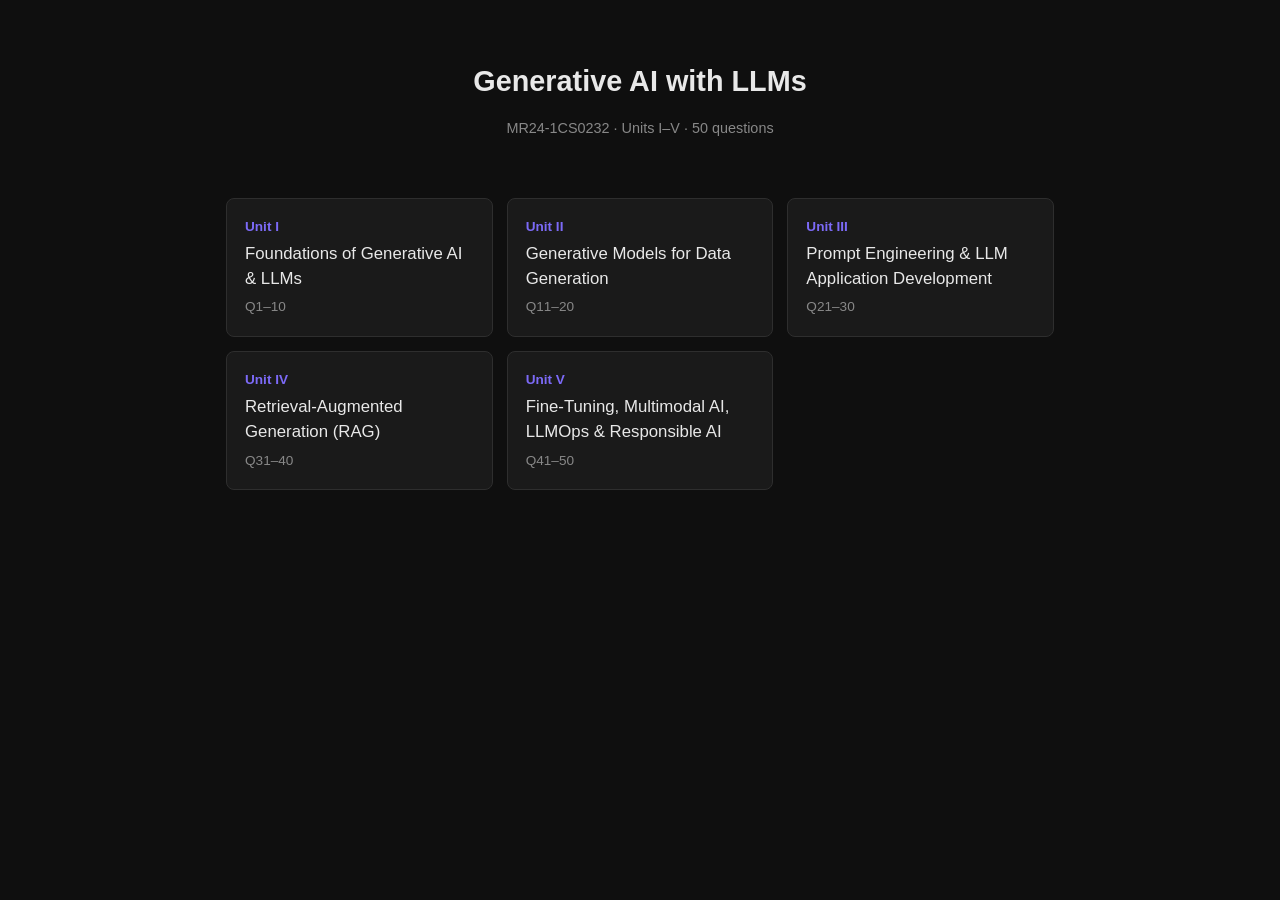
<file: index.html>
<!DOCTYPE html>
<html lang="en">
<head>
<meta charset="UTF-8">
<meta name="viewport" content="width=device-width, initial-scale=1.0">
<title>Generative AI with LLMs — Study Notes</title>
<link rel="stylesheet" href="styles.css">
</head>
<body>
<div class="page-wrapper">
  <header class="site-header">
    <h1>Generative AI with LLMs</h1>
    <p class="text-muted">MR24-1CS0232 · Units I–V · 50 questions</p>
  </header>
  <div class="unit-grid">
    <a class="unit-card" href="unit1.html">
      <span class="unit-num">Unit I</span>
      <span class="unit-title">Foundations of Generative AI &amp; LLMs</span>
      <span class="unit-desc">Q1–10</span>
    </a>
    <a class="unit-card" href="unit2.html">
      <span class="unit-num">Unit II</span>
      <span class="unit-title">Generative Models for Data Generation</span>
      <span class="unit-desc">Q11–20</span>
    </a>
    <a class="unit-card" href="unit3.html">
      <span class="unit-num">Unit III</span>
      <span class="unit-title">Prompt Engineering &amp; LLM Application Development</span>
      <span class="unit-desc">Q21–30</span>
    </a>
    <a class="unit-card" href="unit4.html">
      <span class="unit-num">Unit IV</span>
      <span class="unit-title">Retrieval-Augmented Generation (RAG)</span>
      <span class="unit-desc">Q31–40</span>
    </a>
    <a class="unit-card" href="unit5.html">
      <span class="unit-num">Unit V</span>
      <span class="unit-title">Fine-Tuning, Multimodal AI, LLMOps &amp; Responsible AI</span>
      <span class="unit-desc">Q41–50</span>
    </a>
  </div>
</div>
</body>
</html>
</file>
<file: styles.css>
:root {
  --bg: #0f0f0f;
  --surface: #1a1a1a;
  --surface2: #242424;
  --border: #2e2e2e;
  --accent: #7c6af7;
  --accent-hover: #9b8cff;
  --text: #e8e8e8;
  --text-muted: #888;
  --text-dim: #555;
  --success: #4ade80;
  --warning: #fbbf24;
  --important: #fb7185;
  --radius: 8px;
  --tab-height: 40px;
}

* { box-sizing: border-box; }

body {
  margin: 0;
  background: var(--bg);
  color: var(--text);
  font-family: -apple-system, BlinkMacSystemFont, "Segoe UI", Roboto, Helvetica, Arial, sans-serif;
  line-height: 1.5;
}

.page-wrapper { max-width: 860px; margin: 0 auto; padding: 20px 16px 60px; }

/* Header (index page) */
.site-header { text-align: center; padding: 40px 0 20px; }
.site-header h1 { font-size: 1.8em; margin: 0 0 6px; }
.text-muted { color: var(--text-muted); font-size: 0.9em; }

/* Unit grid (index page) */
.unit-grid {
  display: grid;
  grid-template-columns: repeat(auto-fit, minmax(220px, 1fr));
  gap: 14px;
  margin-top: 24px;
}
.unit-card {
  display: block;
  background: var(--surface);
  border: 1px solid var(--border);
  border-radius: var(--radius);
  padding: 18px;
  text-decoration: none;
  color: var(--text);
  transition: border-color 0.15s, transform 0.15s;
}
.unit-card:hover { border-color: var(--accent); transform: translateY(-2px); }
.unit-num { display: block; color: var(--accent); font-weight: 600; font-size: 0.85em; margin-bottom: 4px; }
.unit-title { display: block; font-size: 1.05em; }
.unit-desc { display: block; color: var(--text-muted); font-size: 0.85em; margin-top: 6px; }

/* Unit nav bar */
.unit-nav {
  display: flex;
  align-items: center;
  justify-content: space-between;
  flex-wrap: wrap;
  gap: 10px;
  padding: 12px 0;
  border-bottom: 1px solid var(--border);
  margin-bottom: 16px;
  position: sticky;
  top: 0;
  background: var(--bg);
  z-index: 10;
}
.unit-nav a {
  color: var(--accent);
  text-decoration: none;
  border: 1px solid var(--border);
  padding: 6px 12px;
  border-radius: 999px;
  font-size: 0.85em;
  white-space: nowrap;
}
.unit-nav a:hover { border-color: var(--accent); color: var(--accent-hover); }
.nav-title { font-weight: 600; font-size: 1.05em; order: -1; width: 100%; text-align: center; margin-bottom: 4px; }
@media (min-width: 640px) {
  .nav-title { order: 0; width: auto; margin-bottom: 0; }
}

/* Tabs */
.tabs {
  display: flex;
  flex-wrap: wrap;
  gap: 6px;
  margin-bottom: 18px;
  position: sticky;
  top: 58px;
  background: var(--bg);
  padding: 8px 0;
  z-index: 9;
}
.tab-btn {
  background: var(--surface);
  color: var(--text-muted);
  border: 1px solid var(--border);
  border-radius: 6px;
  padding: 6px 11px;
  font-size: 0.82em;
  cursor: pointer;
}
.tab-btn.active {
  background: var(--accent);
  color: #fff;
  border-color: var(--accent);
}

.tab-content { display: none; }
.tab-content.active { display: block; }

/* Question block */
.question-block {
  background: var(--surface);
  border: 1px solid var(--border);
  border-radius: var(--radius);
  padding: 20px;
}
.q-title { font-size: 1.15em; margin: 0 0 6px; line-height: 1.4; }
.answer-body { line-height: 1.75; }
.answer-body p { margin: 0 0 12px; }
.answer-body ul, .answer-body ol { margin: 0 0 12px; padding-left: 22px; }
.answer-body li { margin-bottom: 6px; }
.answer-body h3 { font-size: 1em; color: var(--accent-hover); margin: 18px 0 8px; }
.answer-body strong, .term { color: var(--accent-hover); }
.answer-body .formula {
  background: var(--surface2);
  border: 1px solid var(--border);
  border-radius: 6px;
  padding: 10px 14px;
  margin: 10px 0;
  font-family: "Cambria Math", Georgia, serif;
  overflow-x: auto;
}

.source-note {
  font-size: 0.78em;
  color: var(--text-dim);
  margin-top: 16px;
  padding-top: 10px;
  border-top: 1px dashed var(--border);
}

/* SVG */
.svg-wrap { text-align: center; margin: 14px 0; overflow-x: auto; }
.svg-wrap svg { max-width: 100%; height: auto; }

/* Code blocks */
pre {
  background: var(--surface2);
  border: 1px solid var(--border);
  border-radius: 6px;
  padding: 12px 14px;
  overflow-x: auto;
  font-size: 0.85em;
}
code {
  font-family: "SF Mono", Consolas, Monaco, monospace;
  background: var(--surface2);
  padding: 1px 5px;
  border-radius: 4px;
}
pre code { background: none; padding: 0; }

table {
  width: 100%;
  border-collapse: collapse;
  margin: 12px 0;
  font-size: 0.9em;
}
th, td {
  border: 1px solid var(--border);
  padding: 6px 10px;
  text-align: left;
}
th { background: var(--surface2); color: var(--accent-hover); }

/* ── Question done-marker ── */
.q-header { display: flex; align-items: flex-start; gap: 12px; }
.q-check {
  position: relative;
  width: 22px; height: 22px; border-radius: 50%;
  border: 2px solid var(--border); background: transparent;
  cursor: pointer; flex-shrink: 0; margin-top: 4px;
  transition: border-color 0.18s, background 0.18s;
}
.q-check:hover { border-color: var(--accent); }
.question-block.q-done .q-check { background: var(--accent); border-color: var(--accent); }
.question-block.q-done .q-check::after {
  content: '✓'; color: #fff; font-size: 12px; font-weight: 700;
  position: absolute; top: 50%; left: 50%; transform: translate(-50%, -50%);
}
.question-block.q-done .q-title {
  color: var(--text-muted); text-decoration: line-through; text-decoration-color: var(--text-dim);
}
.tab-btn.done::after { content: ' ✓'; color: var(--success); font-size: 0.72em; vertical-align: middle; }

/* ── Diagram classes used inside inline SVGs ── */
.box { fill: var(--surface); stroke: var(--accent); stroke-width: 1.5; }
.box2 { fill: var(--surface); stroke: var(--success); stroke-width: 1.5; }
.box3 { fill: var(--surface); stroke: var(--warning); stroke-width: 1.5; }
.lbl { fill: var(--text); font-size: 12px; font-family: system-ui, sans-serif; text-anchor: middle; }
.lbl-s { fill: var(--text-muted); font-size: 10px; font-family: system-ui, sans-serif; text-anchor: middle; }
.arr { stroke: var(--text-muted); stroke-width: 1.5; fill: none; marker-end: url(#ah); }
.dash { stroke: var(--text-dim); stroke-width: 1.2; fill: none; stroke-dasharray: 4 3; }

/* ── Skip marker (one per unit page) ── */
.q-skip {
  margin-left: auto; flex-shrink: 0; align-self: flex-start; margin-top: 2px;
  font: inherit; font-size: 0.78rem; line-height: 1; padding: 6px 12px; border-radius: 999px;
  border: 1.5px solid var(--border); background: transparent; color: var(--text-muted);
  cursor: pointer; transition: border-color 0.18s, color 0.18s, background 0.18s;
}
.q-skip:hover { border-color: var(--accent); color: var(--accent-hover); }
.question-block.q-skipped .q-skip { background: var(--surface2); border-color: var(--text-dim); color: var(--text); }
.question-block.q-skipped .q-title { color: var(--text-dim); font-style: italic; }
.question-block.q-skipped .answer-body { opacity: 0.55; }
.tab-btn.skipped { opacity: 0.55; text-decoration: line-through; }
.tab-btn.skipped::after { content: ' ⏭'; font-size: 0.72em; text-decoration: none; display: inline-block; }
</file>
